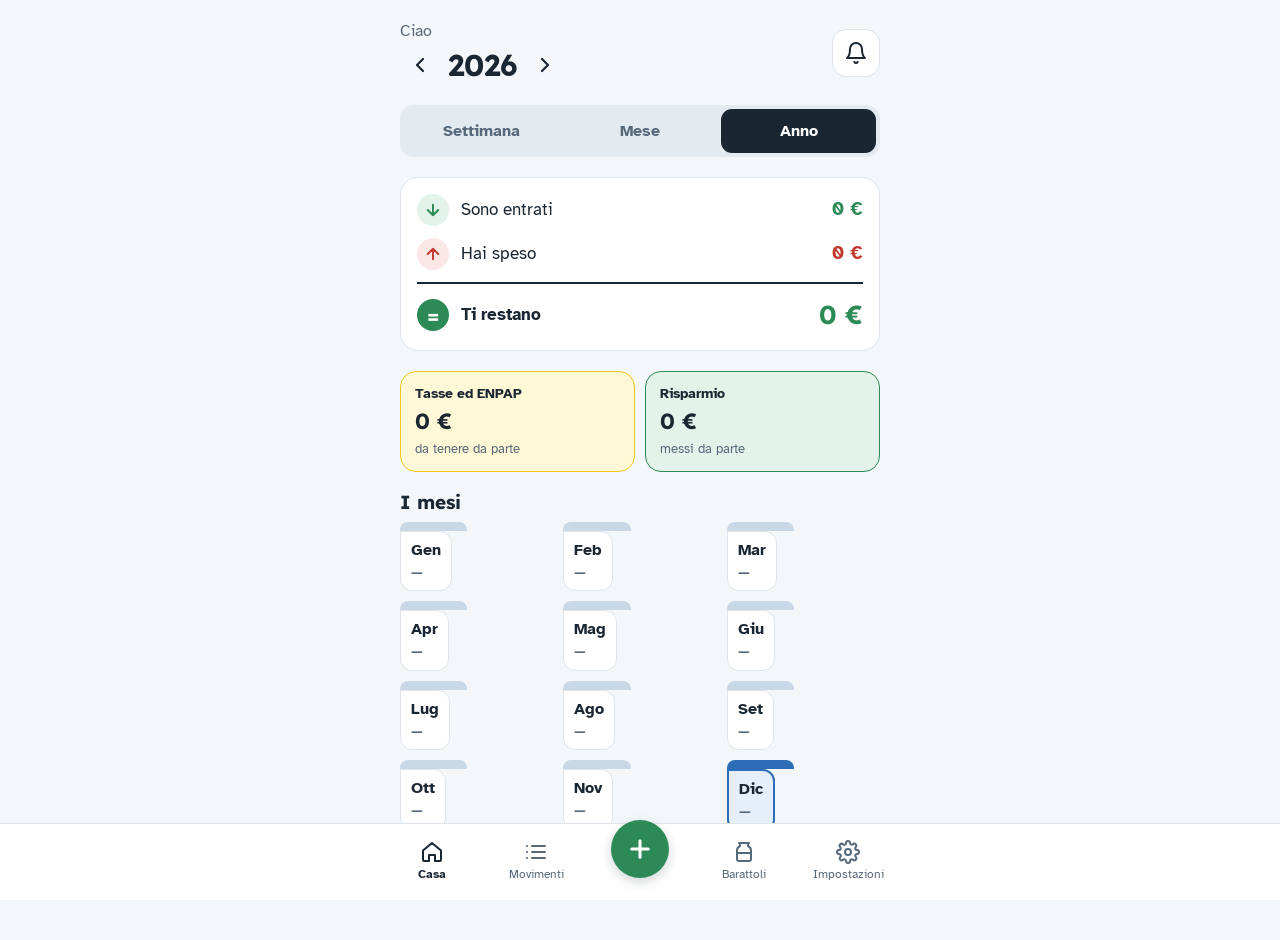
<file: index.html>
<!doctype html>
<html lang="it">
<head>
<meta charset="utf-8">
<meta name="viewport" content="width=device-width, initial-scale=1, viewport-fit=cover">
<meta name="theme-color" content="#F4F7F9">
<meta name="description" content="Conti personali: entrate, spese, tasse e risparmio.">
<title>Conti</title>
<link rel="manifest" href="manifest.webmanifest">
<link rel="icon" href="icons/icon-192.png" type="image/png">
<link rel="apple-touch-icon" href="icons/icon-192.png">
<link rel="preconnect" href="https://fonts.googleapis.com">
<link rel="preconnect" href="https://fonts.gstatic.com" crossorigin>
<link rel="stylesheet" href="https://fonts.googleapis.com/css2?family=Atkinson+Hyperlegible:wght@400;700&family=Lexend:wght@500;700&display=swap">
<link rel="stylesheet" href="app.css">
</head>
<body>
<div id="app" aria-live="polite"></div>
<nav id="nav" aria-label="Menu"></nav>
<script src="app.js"></script>
</body>
</html>
</file>
<file: app.css>
/* Stile: una colonna calma, poche informazioni per blocco, colori fissi per significato */
:root {
  --bg: #F4F7F9; --card: #FFFFFF; --ink: #1A2632; --muted: #56687A; --line: #DDE5EB; --soft: #E4EBF0;
  --green: #2C8A57; --green-ink: #1F6B43; --green-bg: #E3F3EA;
  --red: #C2392E; --red-ink: #A23127; --red-bg: #FBE8E6;
  --blue: #2C6DB5; --blue-ink: #1F538C; --blue-bg: #E6EFF9;
  --yellow: #F2C81B; --yellow-bg: #FFF8D6;
  --display: "Lexend", "Atkinson Hyperlegible", system-ui, sans-serif;
  --body: "Atkinson Hyperlegible", system-ui, -apple-system, "Segoe UI", Roboto, sans-serif;
  color-scheme: light;
}
* { box-sizing: border-box; }
html, body { margin: 0; background: var(--bg); color: var(--ink); font-family: var(--body); font-size: 17px; line-height: 1.45; -webkit-tap-highlight-color: transparent; }
body { padding-bottom: calc(84px + env(safe-area-inset-bottom, 0px)); }
#app { max-width: 520px; margin: 0 auto; padding: calc(20px + env(safe-area-inset-top, 0px)) max(20px, env(safe-area-inset-right, 0px)) 24px max(20px, env(safe-area-inset-left, 0px)); display: flex; flex-direction: column; gap: 20px; }
h1, h2 { font-family: var(--display); margin: 0; line-height: 1.15; text-wrap: balance; }
h1 { font-size: 30px; }
h2 { font-size: 19px; }
p { margin: 0; }
button, input, select { font: inherit; color: var(--ink); }
button { cursor: pointer; }
:focus-visible { outline: 3px solid var(--blue); outline-offset: 2px; }
.num { font-variant-numeric: tabular-nums; white-space: nowrap; }
.muted { color: var(--muted); }
.stack { display: flex; flex-direction: column; gap: 8px; }
.stack-lg { display: flex; flex-direction: column; gap: 12px; }
.row { display: flex; align-items: center; gap: 12px; }
.grow { flex: 1; min-width: 0; }
.label { font-weight: 700; font-size: 16px; }

/* testata */
.top { display: flex; align-items: center; justify-content: space-between; gap: 12px; }
.hello { font-size: 16px; color: var(--muted); }
.iconbtn { width: 48px; height: 48px; flex: none; border-radius: 14px; border: 1px solid var(--line); background: var(--card); display: inline-flex; align-items: center; justify-content: center; position: relative; padding: 0; }
.iconbtn .dot { position: absolute; top: 9px; right: 10px; width: 10px; height: 10px; border-radius: 5px; background: var(--red); }
.period { display: flex; align-items: center; gap: 8px; }
.arrow { width: 40px; height: 40px; border-radius: 12px; border: 0; background: transparent; display: inline-flex; align-items: center; justify-content: center; padding: 0; }
.arrow[disabled] { opacity: .25; cursor: default; }

/* selettori a pillola */
.seg { display: grid; grid-auto-columns: minmax(0, 1fr); grid-auto-flow: column; background: var(--soft); border-radius: 14px; padding: 4px; gap: 4px; }
.seg button { height: 44px; border: 0; border-radius: 11px; background: transparent; font-weight: 700; font-size: 16px; color: var(--muted); }
.seg button[aria-pressed="true"] { background: var(--ink); color: #FFFFFF; }

/* conto in tre righe */
.card { background: var(--card); border: 1px solid var(--line); border-radius: 18px; padding: 16px; display: flex; flex-direction: column; gap: 12px; }
.line { display: flex; align-items: center; gap: 12px; }
.line .what { flex: 1; font-size: 17px; }
.line .amt { font-size: 19px; font-weight: 700; }
.bubble { width: 32px; height: 32px; border-radius: 16px; display: inline-flex; align-items: center; justify-content: center; flex: none; }
.bubble.in { background: var(--green-bg); }
.bubble.out { background: var(--red-bg); }
.bubble.save { background: var(--blue-bg); }
.bubble.eq { background: var(--green); color: #FFFFFF; font-family: var(--display); font-weight: 700; font-size: 20px; }
.line.total { border-top: 2px solid var(--ink); padding-top: 12px; }
.line.total .what { font-weight: 700; }
.line.total .amt { font-family: var(--display); font-size: 26px; }
.c-green { color: var(--green); } .c-red { color: var(--red); } .c-blue { color: var(--blue-ink); }

/* barattoli piccoli */
.jars { display: grid; grid-template-columns: repeat(2, minmax(0, 1fr)); gap: 10px; }
.jar { border-radius: 16px; padding: 12px 14px; display: flex; flex-direction: column; gap: 2px; border: 1px solid; text-align: left; background: none; }
.jar.tax { background: var(--yellow-bg); border-color: var(--yellow); }
.jar.save { background: var(--green-bg); border-color: var(--green); }
.jar .t { font-size: 14px; font-weight: 700; }
.jar .v { font-family: var(--display); font-size: 22px; font-weight: 700; }
.jar .s { font-size: 13px; color: var(--muted); }

/* cartelle */
.folders { display: grid; grid-template-columns: repeat(3, minmax(0, 1fr)); gap: 10px; }
.folders.list { grid-template-columns: minmax(0, 1fr); gap: 8px; }
.folder { display: flex; flex-direction: column; border: 0; background: none; padding: 0; text-align: left; }
.folder .tab { width: 44%; max-width: 90px; height: 9px; border-radius: 8px 8px 0 0; background: #C9D8E6; }
.folder .body { background: var(--card); border: 1px solid var(--line); border-radius: 0 12px 12px 12px; padding: 7px 10px; display: flex; flex-direction: column; gap: 1px; min-height: 52px; }
.folders.list .folder .body { flex-direction: row; justify-content: space-between; align-items: center; padding: 12px 16px; min-height: 0; }
.folder .name { font-weight: 700; font-size: 16px; }
.folder .net { font-weight: 700; font-size: 14px; }
.folders.list .folder .net { font-size: 17px; }
.folder.now .tab { background: var(--blue); }
.folder.now .body { background: var(--blue-bg); border: 2px solid var(--blue); }
.folder.future { opacity: .5; }

/* movimenti */
.day { display: flex; flex-direction: column; gap: 6px; }
.day > .muted { font-size: 15px; }
.mov { background: var(--card); border: 1px solid var(--line); border-radius: 14px; padding: 12px 16px; display: flex; align-items: center; gap: 12px; width: 100%; text-align: left; }
.mov .n { font-size: 17px; font-weight: 700; }
.mov .a { font-size: 17px; font-weight: 700; }
.mov.later { border-style: dashed; background: transparent; }
.chip-y { font-size: 13px; font-weight: 700; background: var(--yellow-bg); border: 1px solid var(--yellow); border-radius: 6px; padding: 1px 6px; white-space: nowrap; }
.chip-g { font-size: 13px; color: var(--muted); }
.empty { text-align: center; color: var(--muted); padding: 24px 8px; background: var(--card); border: 1px dashed var(--line); border-radius: 18px; }

/* avvisi */
.note { display: flex; align-items: center; gap: 12px; background: var(--blue-bg); border-radius: 16px; padding: 14px 16px; border: 0; width: 100%; text-align: left; }
.note.y { background: var(--yellow-bg); }

/* moduli */
.field { display: flex; flex-direction: column; gap: 8px; }
.input { height: 52px; border-radius: 14px; border: 1px solid var(--line); background: var(--card); font-size: 18px; padding: 0 16px; width: 100%; }
.money { display: flex; align-items: baseline; gap: 8px; background: var(--card); border: 1px solid var(--line); border-radius: 16px; padding: 8px 16px; }
.money input { border: 0; background: transparent; font-family: var(--display); font-size: 40px; font-weight: 700; width: 100%; min-width: 0; padding: 0; }
.money span { font-family: var(--display); font-size: 30px; font-weight: 700; color: var(--muted); }
.money input:focus-visible { outline: none; }
.money:focus-within { outline: 3px solid var(--blue); outline-offset: 2px; }
.two { display: grid; grid-template-columns: repeat(2, minmax(0, 1fr)); gap: 10px; }
.big-choice { height: 52px; border-radius: 14px; border: 2px solid var(--line); background: var(--card); font-size: 17px; font-weight: 700; }
.big-choice.in[aria-pressed="true"] { border-color: var(--green); background: var(--green-bg); color: var(--green-ink); }
.big-choice.out[aria-pressed="true"] { border-color: var(--red); background: var(--red-bg); color: var(--red-ink); }
.chips { display: flex; flex-wrap: wrap; gap: 8px; }
.chip { height: 44px; padding: 0 16px; border-radius: 22px; border: 1px solid var(--line); background: var(--card); font-size: 16px; font-weight: 700; }
.chip[aria-pressed="true"] { background: var(--ink); color: #FFFFFF; border-color: var(--ink); }
.switch { display: flex; align-items: center; justify-content: space-between; gap: 12px; background: var(--blue-bg); border-radius: 14px; padding: 12px 16px; }
.switch input { width: 52px; height: 30px; appearance: none; -webkit-appearance: none; border-radius: 15px; background: #B7C4CF; position: relative; flex: none; margin: 0; cursor: pointer; }
.switch input::after { content: ""; position: absolute; top: 3px; left: 3px; width: 24px; height: 24px; border-radius: 12px; background: #FFFFFF; transition: left .15s; }
.switch input:checked { background: var(--green); }
.switch input:checked::after { left: 25px; }
.hint { background: var(--yellow-bg); border: 1px solid var(--yellow); border-radius: 14px; padding: 12px 16px; font-size: 16px; }
.btn { height: 56px; border-radius: 16px; border: 0; background: var(--green); color: #FFFFFF; font-family: var(--display); font-size: 19px; font-weight: 700; width: 100%; }
.btn.ghost { background: transparent; border: 2px solid var(--line); color: var(--ink); font-family: var(--body); font-size: 16px; height: 48px; }
.btn.danger { background: var(--red); }
.btn.small { height: 44px; font-size: 16px; font-family: var(--body); }
.link { background: none; border: 0; color: var(--blue-ink); font-weight: 700; padding: 8px 0; text-decoration: underline; text-underline-offset: 3px; }

/* impostazioni */
.set { background: var(--card); border: 1px solid var(--line); border-radius: 18px; padding: 4px 16px; display: flex; flex-direction: column; }
.set .r { display: flex; align-items: center; justify-content: space-between; gap: 12px; padding: 10px 0; border-bottom: 1px solid var(--line); }
.set .r:last-child { border-bottom: 0; }
.set label { font-size: 16px; }
.set .unit { display: flex; align-items: center; gap: 6px; }
.set .unit input, .set input.txt { width: 76px; height: 44px; border-radius: 10px; border: 1px solid var(--line); background: var(--bg); font-size: 17px; font-weight: 700; text-align: right; padding: 0 10px; }
.set input.txt { width: 150px; }
.set .unit b { width: 18px; }
.set .r.check input { width: 22px; height: 22px; }

/* risparmio e budget */
.big { font-family: var(--display); font-size: 30px; font-weight: 700; }
.bud .r { display: flex; justify-content: space-between; align-items: center; gap: 12px; padding: 14px 0; border-bottom: 1px solid var(--line); }
.bud .r:last-child { border-bottom: 0; }

/* menu in basso */
#nav { position: fixed; left: 0; right: 0; bottom: 0; background: var(--card); border-top: 1px solid var(--line); padding: 0 max(8px, env(safe-area-inset-right, 0px)) env(safe-area-inset-bottom, 0px) max(8px, env(safe-area-inset-left, 0px)); z-index: 5; }
#nav .in { max-width: 520px; margin: 0 auto; height: 76px; display: grid; grid-template-columns: repeat(5, minmax(0, 1fr)); align-items: center; }
#nav button { border: 0; background: none; display: flex; flex-direction: column; align-items: center; gap: 2px; font-size: 12px; color: var(--muted); padding: 6px 0; }
#nav button[aria-current="page"] { color: var(--ink); font-weight: 700; }
#nav .plus { justify-self: center; width: 58px; height: 58px; border-radius: 29px; background: var(--green); margin-top: -26px; box-shadow: 0 4px 12px rgba(26,38,50,.2); padding: 0; justify-content: center; }

.toast { position: fixed; left: 50%; transform: translateX(-50%); bottom: calc(96px + env(safe-area-inset-bottom, 0px)); background: var(--ink); color: #FFFFFF; padding: 12px 18px; border-radius: 14px; font-weight: 700; z-index: 10; max-width: calc(100% - 32px); }
.sr { position: absolute; width: 1px; height: 1px; overflow: hidden; clip: rect(0 0 0 0); }
@media (prefers-reduced-motion: reduce) { * { transition: none !important; } }
</file>
